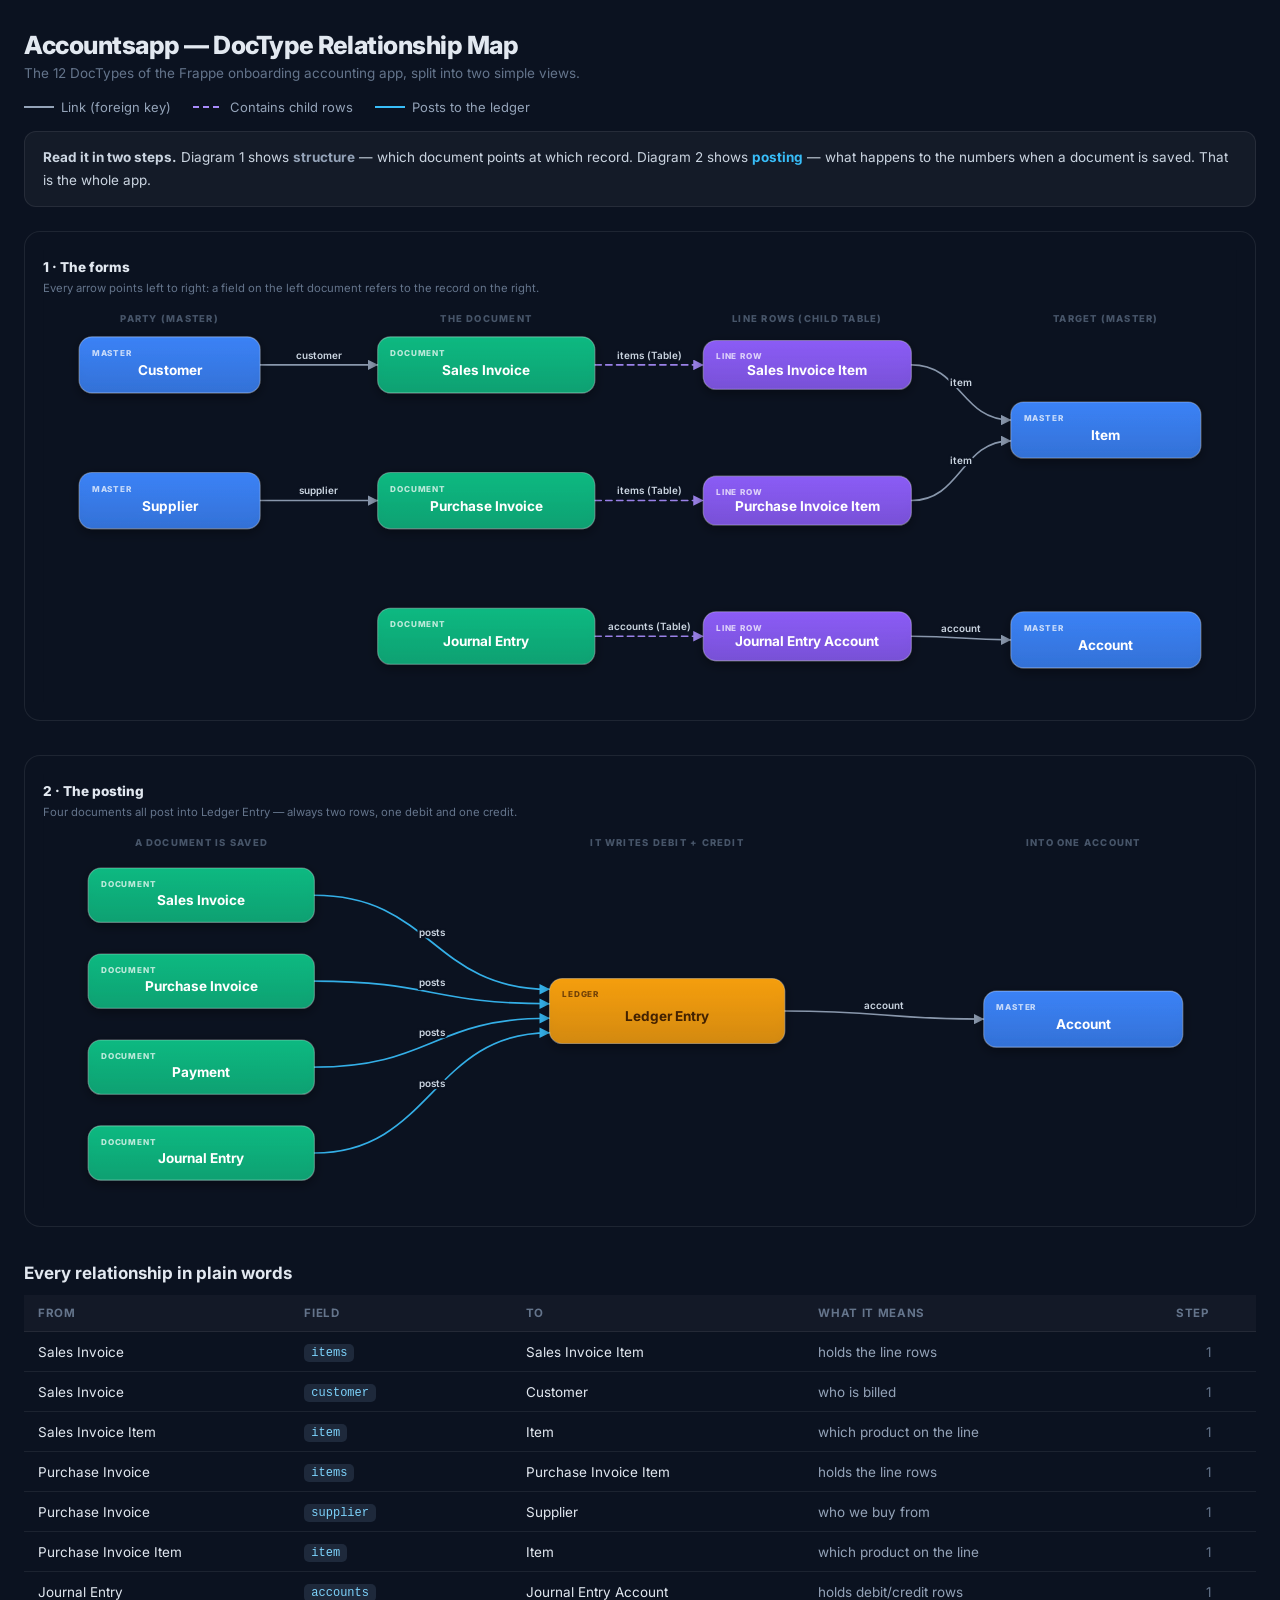
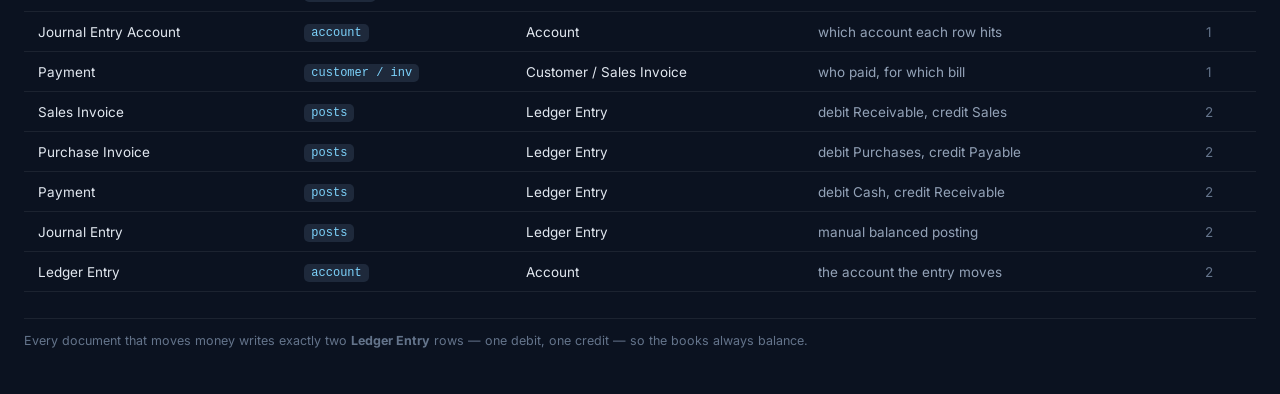
<file: accountsapp/public/map.html>
<!DOCTYPE html><html lang="en"><head><meta charset="UTF-8"/>
<meta name="viewport" content="width=device-width,initial-scale=1"/>
<title>Accountsapp — DocType Relationship Map</title>
<link rel="preconnect" href="https://fonts.googleapis.com"><link rel="preconnect" href="https://fonts.gstatic.com" crossorigin>
<link href="https://fonts.googleapis.com/css2?family=Inter:wght@400;600;700;800&amp;display=swap" rel="stylesheet">
<style>
*{box-sizing:border-box}
body{margin:0;padding:30px 0 60px;background:#0b1220;color:#e2e8f0;
     font-family:'Inter',system-ui,-apple-system,'Segoe UI',sans-serif;-webkit-font-smoothing:antialiased}
.wrap{max-width:1360px;margin:0 auto;padding:0 24px}
h1{font-size:25px;font-weight:800;letter-spacing:-0.02em;margin:0 0 5px}
.sub{font-size:13.5px;color:#64748b;margin:0 0 18px}
h2{font-size:17px;font-weight:700;margin:36px 0 12px}
.legend{display:flex;gap:22px;flex-wrap:wrap;font-size:13px;color:#94a3b8;margin:0 0 16px}
.legend span{display:flex;align-items:center;gap:7px}
.note{background:rgba(255,255,255,.04);border:1px solid rgba(255,255,255,.08);border-radius:12px;
      padding:14px 18px;font-size:13.5px;line-height:1.7;color:#cbd5e1;margin-bottom:24px}
.block{margin-bottom:34px}
svg.canvas{display:block;width:100%;height:auto;border:1px solid rgba(255,255,255,.08);
           border-radius:16px;background:#0b1220;padding:18px}
table{width:100%;border-collapse:collapse;font-size:13.5px}
th,td{padding:11px 14px;border-bottom:1px solid rgba(255,255,255,.07);text-align:left}
th{color:#64748b;font-weight:700;font-size:11.5px;letter-spacing:.06em;text-transform:uppercase;
   background:rgba(255,255,255,.03)}
tbody tr:hover{background:rgba(56,189,248,.06)}
code{background:#1e293b;padding:2px 7px;border-radius:5px;font-size:12px;color:#7dd3fc}
footer{font-size:12.5px;color:#64748b;margin-top:26px;border-top:1px solid rgba(255,255,255,.07);padding-top:14px}
</style></head><body><div class="wrap">
<h1>Accountsapp — DocType Relationship Map</h1>
<p class="sub">The 12 DocTypes of the Frappe onboarding accounting app, split into two simple views.</p>
<div class="legend">
<span><svg width="30" height="10"><line x1="0" y1="5" x2="30" y2="5" stroke="#94a3b8" stroke-width="2"/></svg> Link (foreign key)</span>
<span><svg width="30" height="10"><line x1="0" y1="5" x2="30" y2="5" stroke="#a78bfa" stroke-width="2" stroke-dasharray="6,4"/></svg> Contains child rows</span>
<span><svg width="30" height="10"><line x1="0" y1="5" x2="30" y2="5" stroke="#38bdf8" stroke-width="2"/></svg> Posts to the ledger</span>
</div>
<div class="note"><b>Read it in two steps.</b> Diagram&nbsp;1 shows <b style="color:#94a3b8">structure</b> &mdash; which document points at which record. Diagram&nbsp;2 shows <b style="color:#38bdf8">posting</b> &mdash; what happens to the numbers when a document is saved. That is the whole app.</div>
<div class="block"><svg class="canvas" viewBox="0 0 1320 500" xmlns="http://www.w3.org/2000/svg" style="max-width:100%;height:auto"><defs><linearGradient id="g_m" x1="0" y1="0" x2="0" y2="1"><stop offset="0" stop-color="#3b82f6"/><stop offset="1" stop-color="#3b82f6" stop-opacity="0.82"/></linearGradient><linearGradient id="g_t" x1="0" y1="0" x2="0" y2="1"><stop offset="0" stop-color="#10b981"/><stop offset="1" stop-color="#10b981" stop-opacity="0.82"/></linearGradient><linearGradient id="g_c" x1="0" y1="0" x2="0" y2="1"><stop offset="0" stop-color="#8b5cf6"/><stop offset="1" stop-color="#8b5cf6" stop-opacity="0.82"/></linearGradient><linearGradient id="g_l" x1="0" y1="0" x2="0" y2="1"><stop offset="0" stop-color="#f59e0b"/><stop offset="1" stop-color="#f59e0b" stop-opacity="0.82"/></linearGradient><marker id="a_link" viewBox="0 0 10 10" refX="9.5" refY="5" markerWidth="6.5" markerHeight="6.5" orient="auto-start-reverse"><path d="M0,0 L10,5 L0,10 z" fill="#94a3b8"/></marker><marker id="a_contains" viewBox="0 0 10 10" refX="9.5" refY="5" markerWidth="6.5" markerHeight="6.5" orient="auto-start-reverse"><path d="M0,0 L10,5 L0,10 z" fill="#a78bfa"/></marker><marker id="a_posting" viewBox="0 0 10 10" refX="9.5" refY="5" markerWidth="6.5" markerHeight="6.5" orient="auto-start-reverse"><path d="M0,0 L10,5 L0,10 z" fill="#38bdf8"/></marker><filter id="sh" x="-30%" y="-30%" width="160%" height="180%"><feDropShadow dx="0" dy="4" stdDeviation="6" flood-color="#000" flood-opacity="0.45"/></filter></defs><rect width="1320" height="500" fill="#0b1220"/><text x="0" y="24" font-family="Inter,sans-serif" font-size="15" font-weight="800" fill="#e2e8f0">1 · The forms</text><text x="0" y="46" font-family="Inter,sans-serif" font-size="12.5" fill="#64748b">Every arrow points left to right: a field on the left document refers to the record on the right.</text><text x="140" y="80" font-family="Inter,sans-serif" font-size="10.5" font-weight="800" fill="#475569" text-anchor="middle" letter-spacing="0.13em">PARTY (MASTER)</text>
<text x="490" y="80" font-family="Inter,sans-serif" font-size="10.5" font-weight="800" fill="#475569" text-anchor="middle" letter-spacing="0.13em">THE DOCUMENT</text>
<text x="845" y="80" font-family="Inter,sans-serif" font-size="10.5" font-weight="800" fill="#475569" text-anchor="middle" letter-spacing="0.13em">LINE ROWS (CHILD TABLE)</text>
<text x="1175" y="80" font-family="Inter,sans-serif" font-size="10.5" font-weight="800" fill="#475569" text-anchor="middle" letter-spacing="0.13em">TARGET (MASTER)</text><path d="M240,127 C305,127 305,127 370,127" stroke="#94a3b8" stroke-width="1.8" fill="none" stroke-linecap="round" opacity="0.92" marker-end="url(#a_link)"/><text x="305" y="120" font-family="Inter,sans-serif" font-size="11" font-weight="600" text-anchor="middle" fill="#cbd5e1" style="paint-order:stroke;stroke:#0b1220;stroke-width:5px;stroke-linejoin:round">customer</text>
<path d="M240,277 C305,277 305,277 370,277" stroke="#94a3b8" stroke-width="1.8" fill="none" stroke-linecap="round" opacity="0.92" marker-end="url(#a_link)"/><text x="305" y="270" font-family="Inter,sans-serif" font-size="11" font-weight="600" text-anchor="middle" fill="#cbd5e1" style="paint-order:stroke;stroke:#0b1220;stroke-width:5px;stroke-linejoin:round">supplier</text>
<path d="M610,127 C670,127 670,127 730,127" stroke="#a78bfa" stroke-width="1.8" stroke-dasharray="7,5" fill="none" stroke-linecap="round" opacity="0.92" marker-end="url(#a_contains)"/><text x="670" y="120" font-family="Inter,sans-serif" font-size="11" font-weight="600" text-anchor="middle" fill="#cbd5e1" style="paint-order:stroke;stroke:#0b1220;stroke-width:5px;stroke-linejoin:round">items (Table)</text>
<path d="M610,277 C670,277 670,277 730,277" stroke="#a78bfa" stroke-width="1.8" stroke-dasharray="7,5" fill="none" stroke-linecap="round" opacity="0.92" marker-end="url(#a_contains)"/><text x="670" y="270" font-family="Inter,sans-serif" font-size="11" font-weight="600" text-anchor="middle" fill="#cbd5e1" style="paint-order:stroke;stroke:#0b1220;stroke-width:5px;stroke-linejoin:round">items (Table)</text>
<path d="M610,427 C670,427 670,427 730,427" stroke="#a78bfa" stroke-width="1.8" stroke-dasharray="7,5" fill="none" stroke-linecap="round" opacity="0.92" marker-end="url(#a_contains)"/><text x="670" y="420" font-family="Inter,sans-serif" font-size="11" font-weight="600" text-anchor="middle" fill="#cbd5e1" style="paint-order:stroke;stroke:#0b1220;stroke-width:5px;stroke-linejoin:round">accounts (Table)</text>
<path d="M960,127 C1015,127 1015,188 1070,188" stroke="#94a3b8" stroke-width="1.8" fill="none" stroke-linecap="round" opacity="0.92" marker-end="url(#a_link)"/><text x="1015" y="150" font-family="Inter,sans-serif" font-size="11" font-weight="600" text-anchor="middle" fill="#cbd5e1" style="paint-order:stroke;stroke:#0b1220;stroke-width:5px;stroke-linejoin:round">item</text>
<path d="M960,277 C1015,277 1015,211 1070,211" stroke="#94a3b8" stroke-width="1.8" fill="none" stroke-linecap="round" opacity="0.92" marker-end="url(#a_link)"/><text x="1015" y="237" font-family="Inter,sans-serif" font-size="11" font-weight="600" text-anchor="middle" fill="#cbd5e1" style="paint-order:stroke;stroke:#0b1220;stroke-width:5px;stroke-linejoin:round">item</text>
<path d="M960,427 C1015,427 1015,431 1070,431" stroke="#94a3b8" stroke-width="1.8" fill="none" stroke-linecap="round" opacity="0.92" marker-end="url(#a_link)"/><text x="1015" y="422" font-family="Inter,sans-serif" font-size="11" font-weight="600" text-anchor="middle" fill="#cbd5e1" style="paint-order:stroke;stroke:#0b1220;stroke-width:5px;stroke-linejoin:round">account</text><g filter="url(#sh)"><rect x="40" y="96" width="200" height="62" rx="14" fill="url(#g_m)" stroke="#ffffff" stroke-opacity="0.28" stroke-width="1.2"/><text x="54" y="117" font-family="Inter,sans-serif" font-size="9" font-weight="800" fill="#fff" fill-opacity="0.72" letter-spacing="0.1em">MASTER</text><text x="140" y="138" font-family="Inter,sans-serif" font-size="15" font-weight="700" text-anchor="middle" fill="#fff">Customer</text></g>
<g filter="url(#sh)"><rect x="40" y="246" width="200" height="62" rx="14" fill="url(#g_m)" stroke="#ffffff" stroke-opacity="0.28" stroke-width="1.2"/><text x="54" y="267" font-family="Inter,sans-serif" font-size="9" font-weight="800" fill="#fff" fill-opacity="0.72" letter-spacing="0.1em">MASTER</text><text x="140" y="288" font-family="Inter,sans-serif" font-size="15" font-weight="700" text-anchor="middle" fill="#fff">Supplier</text></g>
<g filter="url(#sh)"><rect x="370" y="96" width="240" height="62" rx="14" fill="url(#g_t)" stroke="#ffffff" stroke-opacity="0.28" stroke-width="1.2"/><text x="384" y="117" font-family="Inter,sans-serif" font-size="9" font-weight="800" fill="#fff" fill-opacity="0.72" letter-spacing="0.1em">DOCUMENT</text><text x="490" y="138" font-family="Inter,sans-serif" font-size="15" font-weight="700" text-anchor="middle" fill="#fff">Sales Invoice</text></g>
<g filter="url(#sh)"><rect x="730" y="100" width="230" height="54" rx="14" fill="url(#g_c)" stroke="#ffffff" stroke-opacity="0.28" stroke-width="1.2"/><text x="744" y="121" font-family="Inter,sans-serif" font-size="9" font-weight="800" fill="#fff" fill-opacity="0.72" letter-spacing="0.1em">LINE ROW</text><text x="845" y="138" font-family="Inter,sans-serif" font-size="15" font-weight="700" text-anchor="middle" fill="#fff">Sales Invoice Item</text></g>
<g filter="url(#sh)"><rect x="370" y="246" width="240" height="62" rx="14" fill="url(#g_t)" stroke="#ffffff" stroke-opacity="0.28" stroke-width="1.2"/><text x="384" y="267" font-family="Inter,sans-serif" font-size="9" font-weight="800" fill="#fff" fill-opacity="0.72" letter-spacing="0.1em">DOCUMENT</text><text x="490" y="288" font-family="Inter,sans-serif" font-size="15" font-weight="700" text-anchor="middle" fill="#fff">Purchase Invoice</text></g>
<g filter="url(#sh)"><rect x="730" y="250" width="230" height="54" rx="14" fill="url(#g_c)" stroke="#ffffff" stroke-opacity="0.28" stroke-width="1.2"/><text x="744" y="271" font-family="Inter,sans-serif" font-size="9" font-weight="800" fill="#fff" fill-opacity="0.72" letter-spacing="0.1em">LINE ROW</text><text x="845" y="288" font-family="Inter,sans-serif" font-size="15" font-weight="700" text-anchor="middle" fill="#fff">Purchase Invoice Item</text></g>
<g filter="url(#sh)"><rect x="370" y="396" width="240" height="62" rx="14" fill="url(#g_t)" stroke="#ffffff" stroke-opacity="0.28" stroke-width="1.2"/><text x="384" y="417" font-family="Inter,sans-serif" font-size="9" font-weight="800" fill="#fff" fill-opacity="0.72" letter-spacing="0.1em">DOCUMENT</text><text x="490" y="438" font-family="Inter,sans-serif" font-size="15" font-weight="700" text-anchor="middle" fill="#fff">Journal Entry</text></g>
<g filter="url(#sh)"><rect x="730" y="400" width="230" height="54" rx="14" fill="url(#g_c)" stroke="#ffffff" stroke-opacity="0.28" stroke-width="1.2"/><text x="744" y="421" font-family="Inter,sans-serif" font-size="9" font-weight="800" fill="#fff" fill-opacity="0.72" letter-spacing="0.1em">LINE ROW</text><text x="845" y="438" font-family="Inter,sans-serif" font-size="15" font-weight="700" text-anchor="middle" fill="#fff">Journal Entry Account</text></g>
<g filter="url(#sh)"><rect x="1070" y="168" width="210" height="62" rx="14" fill="url(#g_m)" stroke="#ffffff" stroke-opacity="0.28" stroke-width="1.2"/><text x="1084" y="189" font-family="Inter,sans-serif" font-size="9" font-weight="800" fill="#fff" fill-opacity="0.72" letter-spacing="0.1em">MASTER</text><text x="1175" y="210" font-family="Inter,sans-serif" font-size="15" font-weight="700" text-anchor="middle" fill="#fff">Item</text></g>
<g filter="url(#sh)"><rect x="1070" y="400" width="210" height="62" rx="14" fill="url(#g_m)" stroke="#ffffff" stroke-opacity="0.28" stroke-width="1.2"/><text x="1084" y="421" font-family="Inter,sans-serif" font-size="9" font-weight="800" fill="#fff" fill-opacity="0.72" letter-spacing="0.1em">MASTER</text><text x="1175" y="442" font-family="Inter,sans-serif" font-size="15" font-weight="700" text-anchor="middle" fill="#fff">Account</text></g></svg></div>
<div class="block"><svg class="canvas" viewBox="0 0 1320 480" xmlns="http://www.w3.org/2000/svg" style="max-width:100%;height:auto"><defs><linearGradient id="g_m" x1="0" y1="0" x2="0" y2="1"><stop offset="0" stop-color="#3b82f6"/><stop offset="1" stop-color="#3b82f6" stop-opacity="0.82"/></linearGradient><linearGradient id="g_t" x1="0" y1="0" x2="0" y2="1"><stop offset="0" stop-color="#10b981"/><stop offset="1" stop-color="#10b981" stop-opacity="0.82"/></linearGradient><linearGradient id="g_c" x1="0" y1="0" x2="0" y2="1"><stop offset="0" stop-color="#8b5cf6"/><stop offset="1" stop-color="#8b5cf6" stop-opacity="0.82"/></linearGradient><linearGradient id="g_l" x1="0" y1="0" x2="0" y2="1"><stop offset="0" stop-color="#f59e0b"/><stop offset="1" stop-color="#f59e0b" stop-opacity="0.82"/></linearGradient><marker id="a_link" viewBox="0 0 10 10" refX="9.5" refY="5" markerWidth="6.5" markerHeight="6.5" orient="auto-start-reverse"><path d="M0,0 L10,5 L0,10 z" fill="#94a3b8"/></marker><marker id="a_contains" viewBox="0 0 10 10" refX="9.5" refY="5" markerWidth="6.5" markerHeight="6.5" orient="auto-start-reverse"><path d="M0,0 L10,5 L0,10 z" fill="#a78bfa"/></marker><marker id="a_posting" viewBox="0 0 10 10" refX="9.5" refY="5" markerWidth="6.5" markerHeight="6.5" orient="auto-start-reverse"><path d="M0,0 L10,5 L0,10 z" fill="#38bdf8"/></marker><filter id="sh" x="-30%" y="-30%" width="160%" height="180%"><feDropShadow dx="0" dy="4" stdDeviation="6" flood-color="#000" flood-opacity="0.45"/></filter></defs><rect width="1320" height="480" fill="#0b1220"/><text x="0" y="24" font-family="Inter,sans-serif" font-size="15" font-weight="800" fill="#e2e8f0">2 · The posting</text><text x="0" y="46" font-family="Inter,sans-serif" font-size="12.5" fill="#64748b">Four documents all post into Ledger Entry &#8212; always two rows, one debit and one credit.</text><text x="175" y="80" font-family="Inter,sans-serif" font-size="10.5" font-weight="800" fill="#475569" text-anchor="middle" letter-spacing="0.13em">A DOCUMENT IS SAVED</text>
<text x="690" y="80" font-family="Inter,sans-serif" font-size="10.5" font-weight="800" fill="#475569" text-anchor="middle" letter-spacing="0.13em">IT WRITES DEBIT + CREDIT</text>
<text x="1150" y="80" font-family="Inter,sans-serif" font-size="10.5" font-weight="800" fill="#475569" text-anchor="middle" letter-spacing="0.13em">INTO ONE ACCOUNT</text><path d="M300,134 C430,134 430,238 560,238" stroke="#38bdf8" stroke-width="1.8" fill="none" stroke-linecap="round" opacity="0.92" marker-end="url(#a_posting)"/><text x="430" y="179" font-family="Inter,sans-serif" font-size="11" font-weight="600" text-anchor="middle" fill="#cbd5e1" style="paint-order:stroke;stroke:#0b1220;stroke-width:5px;stroke-linejoin:round">posts</text>
<path d="M300,229 C430,229 430,254 560,254" stroke="#38bdf8" stroke-width="1.8" fill="none" stroke-linecap="round" opacity="0.92" marker-end="url(#a_posting)"/><text x="430" y="234" font-family="Inter,sans-serif" font-size="11" font-weight="600" text-anchor="middle" fill="#cbd5e1" style="paint-order:stroke;stroke:#0b1220;stroke-width:5px;stroke-linejoin:round">posts</text>
<path d="M300,324 C430,324 430,270 560,270" stroke="#38bdf8" stroke-width="1.8" fill="none" stroke-linecap="round" opacity="0.92" marker-end="url(#a_posting)"/><text x="430" y="290" font-family="Inter,sans-serif" font-size="11" font-weight="600" text-anchor="middle" fill="#cbd5e1" style="paint-order:stroke;stroke:#0b1220;stroke-width:5px;stroke-linejoin:round">posts</text>
<path d="M300,419 C430,419 430,286 560,286" stroke="#38bdf8" stroke-width="1.8" fill="none" stroke-linecap="round" opacity="0.92" marker-end="url(#a_posting)"/><text x="430" y="346" font-family="Inter,sans-serif" font-size="11" font-weight="600" text-anchor="middle" fill="#cbd5e1" style="paint-order:stroke;stroke:#0b1220;stroke-width:5px;stroke-linejoin:round">posts</text>
<path d="M820,262 C930,262 930,271 1040,271" stroke="#94a3b8" stroke-width="1.8" fill="none" stroke-linecap="round" opacity="0.92" marker-end="url(#a_link)"/><text x="930" y="260" font-family="Inter,sans-serif" font-size="11" font-weight="600" text-anchor="middle" fill="#cbd5e1" style="paint-order:stroke;stroke:#0b1220;stroke-width:5px;stroke-linejoin:round">account</text><g filter="url(#sh)"><rect x="50" y="104" width="250" height="60" rx="14" fill="url(#g_t)" stroke="#ffffff" stroke-opacity="0.28" stroke-width="1.2"/><text x="64" y="125" font-family="Inter,sans-serif" font-size="9" font-weight="800" fill="#fff" fill-opacity="0.72" letter-spacing="0.1em">DOCUMENT</text><text x="175" y="145" font-family="Inter,sans-serif" font-size="15" font-weight="700" text-anchor="middle" fill="#fff">Sales Invoice</text></g>
<g filter="url(#sh)"><rect x="50" y="199" width="250" height="60" rx="14" fill="url(#g_t)" stroke="#ffffff" stroke-opacity="0.28" stroke-width="1.2"/><text x="64" y="220" font-family="Inter,sans-serif" font-size="9" font-weight="800" fill="#fff" fill-opacity="0.72" letter-spacing="0.1em">DOCUMENT</text><text x="175" y="240" font-family="Inter,sans-serif" font-size="15" font-weight="700" text-anchor="middle" fill="#fff">Purchase Invoice</text></g>
<g filter="url(#sh)"><rect x="50" y="294" width="250" height="60" rx="14" fill="url(#g_t)" stroke="#ffffff" stroke-opacity="0.28" stroke-width="1.2"/><text x="64" y="315" font-family="Inter,sans-serif" font-size="9" font-weight="800" fill="#fff" fill-opacity="0.72" letter-spacing="0.1em">DOCUMENT</text><text x="175" y="335" font-family="Inter,sans-serif" font-size="15" font-weight="700" text-anchor="middle" fill="#fff">Payment</text></g>
<g filter="url(#sh)"><rect x="50" y="389" width="250" height="60" rx="14" fill="url(#g_t)" stroke="#ffffff" stroke-opacity="0.28" stroke-width="1.2"/><text x="64" y="410" font-family="Inter,sans-serif" font-size="9" font-weight="800" fill="#fff" fill-opacity="0.72" letter-spacing="0.1em">DOCUMENT</text><text x="175" y="430" font-family="Inter,sans-serif" font-size="15" font-weight="700" text-anchor="middle" fill="#fff">Journal Entry</text></g>
<g filter="url(#sh)"><rect x="560" y="226" width="260" height="72" rx="14" fill="url(#g_l)" stroke="#ffffff" stroke-opacity="0.28" stroke-width="1.2"/><text x="574" y="247" font-family="Inter,sans-serif" font-size="9" font-weight="800" fill="#422006" fill-opacity="0.72" letter-spacing="0.1em">LEDGER</text><text x="690" y="273" font-family="Inter,sans-serif" font-size="15" font-weight="700" text-anchor="middle" fill="#422006">Ledger Entry</text></g>
<g filter="url(#sh)"><rect x="1040" y="240" width="220" height="62" rx="14" fill="url(#g_m)" stroke="#ffffff" stroke-opacity="0.28" stroke-width="1.2"/><text x="1054" y="261" font-family="Inter,sans-serif" font-size="9" font-weight="800" fill="#fff" fill-opacity="0.72" letter-spacing="0.1em">MASTER</text><text x="1150" y="282" font-family="Inter,sans-serif" font-size="15" font-weight="700" text-anchor="middle" fill="#fff">Account</text></g></svg></div>
<h2>Every relationship in plain words</h2>
<table><thead><tr><th>From</th><th>Field</th><th>To</th><th>What it means</th><th>Step</th></tr></thead>
<tbody><tr><td style='color:#e2e8f0'>Sales Invoice</td><td><code>items</code></td><td style='color:#e2e8f0'>Sales Invoice Item</td><td style='color:#94a3b8'>holds the line rows</td><td style='color:#64748b;text-align:center'>1</td></tr><tr><td style='color:#e2e8f0'>Sales Invoice</td><td><code>customer</code></td><td style='color:#e2e8f0'>Customer</td><td style='color:#94a3b8'>who is billed</td><td style='color:#64748b;text-align:center'>1</td></tr><tr><td style='color:#e2e8f0'>Sales Invoice Item</td><td><code>item</code></td><td style='color:#e2e8f0'>Item</td><td style='color:#94a3b8'>which product on the line</td><td style='color:#64748b;text-align:center'>1</td></tr><tr><td style='color:#e2e8f0'>Purchase Invoice</td><td><code>items</code></td><td style='color:#e2e8f0'>Purchase Invoice Item</td><td style='color:#94a3b8'>holds the line rows</td><td style='color:#64748b;text-align:center'>1</td></tr><tr><td style='color:#e2e8f0'>Purchase Invoice</td><td><code>supplier</code></td><td style='color:#e2e8f0'>Supplier</td><td style='color:#94a3b8'>who we buy from</td><td style='color:#64748b;text-align:center'>1</td></tr><tr><td style='color:#e2e8f0'>Purchase Invoice Item</td><td><code>item</code></td><td style='color:#e2e8f0'>Item</td><td style='color:#94a3b8'>which product on the line</td><td style='color:#64748b;text-align:center'>1</td></tr><tr><td style='color:#e2e8f0'>Journal Entry</td><td><code>accounts</code></td><td style='color:#e2e8f0'>Journal Entry Account</td><td style='color:#94a3b8'>holds debit/credit rows</td><td style='color:#64748b;text-align:center'>1</td></tr><tr><td style='color:#e2e8f0'>Journal Entry Account</td><td><code>account</code></td><td style='color:#e2e8f0'>Account</td><td style='color:#94a3b8'>which account each row hits</td><td style='color:#64748b;text-align:center'>1</td></tr><tr><td style='color:#e2e8f0'>Payment</td><td><code>customer / inv</code></td><td style='color:#e2e8f0'>Customer / Sales Invoice</td><td style='color:#94a3b8'>who paid, for which bill</td><td style='color:#64748b;text-align:center'>1</td></tr><tr><td style='color:#e2e8f0'>Sales Invoice</td><td><code>posts</code></td><td style='color:#e2e8f0'>Ledger Entry</td><td style='color:#94a3b8'>debit Receivable, credit Sales</td><td style='color:#64748b;text-align:center'>2</td></tr><tr><td style='color:#e2e8f0'>Purchase Invoice</td><td><code>posts</code></td><td style='color:#e2e8f0'>Ledger Entry</td><td style='color:#94a3b8'>debit Purchases, credit Payable</td><td style='color:#64748b;text-align:center'>2</td></tr><tr><td style='color:#e2e8f0'>Payment</td><td><code>posts</code></td><td style='color:#e2e8f0'>Ledger Entry</td><td style='color:#94a3b8'>debit Cash, credit Receivable</td><td style='color:#64748b;text-align:center'>2</td></tr><tr><td style='color:#e2e8f0'>Journal Entry</td><td><code>posts</code></td><td style='color:#e2e8f0'>Ledger Entry</td><td style='color:#94a3b8'>manual balanced posting</td><td style='color:#64748b;text-align:center'>2</td></tr><tr><td style='color:#e2e8f0'>Ledger Entry</td><td><code>account</code></td><td style='color:#e2e8f0'>Account</td><td style='color:#94a3b8'>the account the entry moves</td><td style='color:#64748b;text-align:center'>2</td></tr></tbody></table>
<footer>Every document that moves money writes exactly two <b>Ledger Entry</b> rows &mdash; one debit, one credit &mdash; so the books always balance.</footer>
</div></body></html>
</file>
